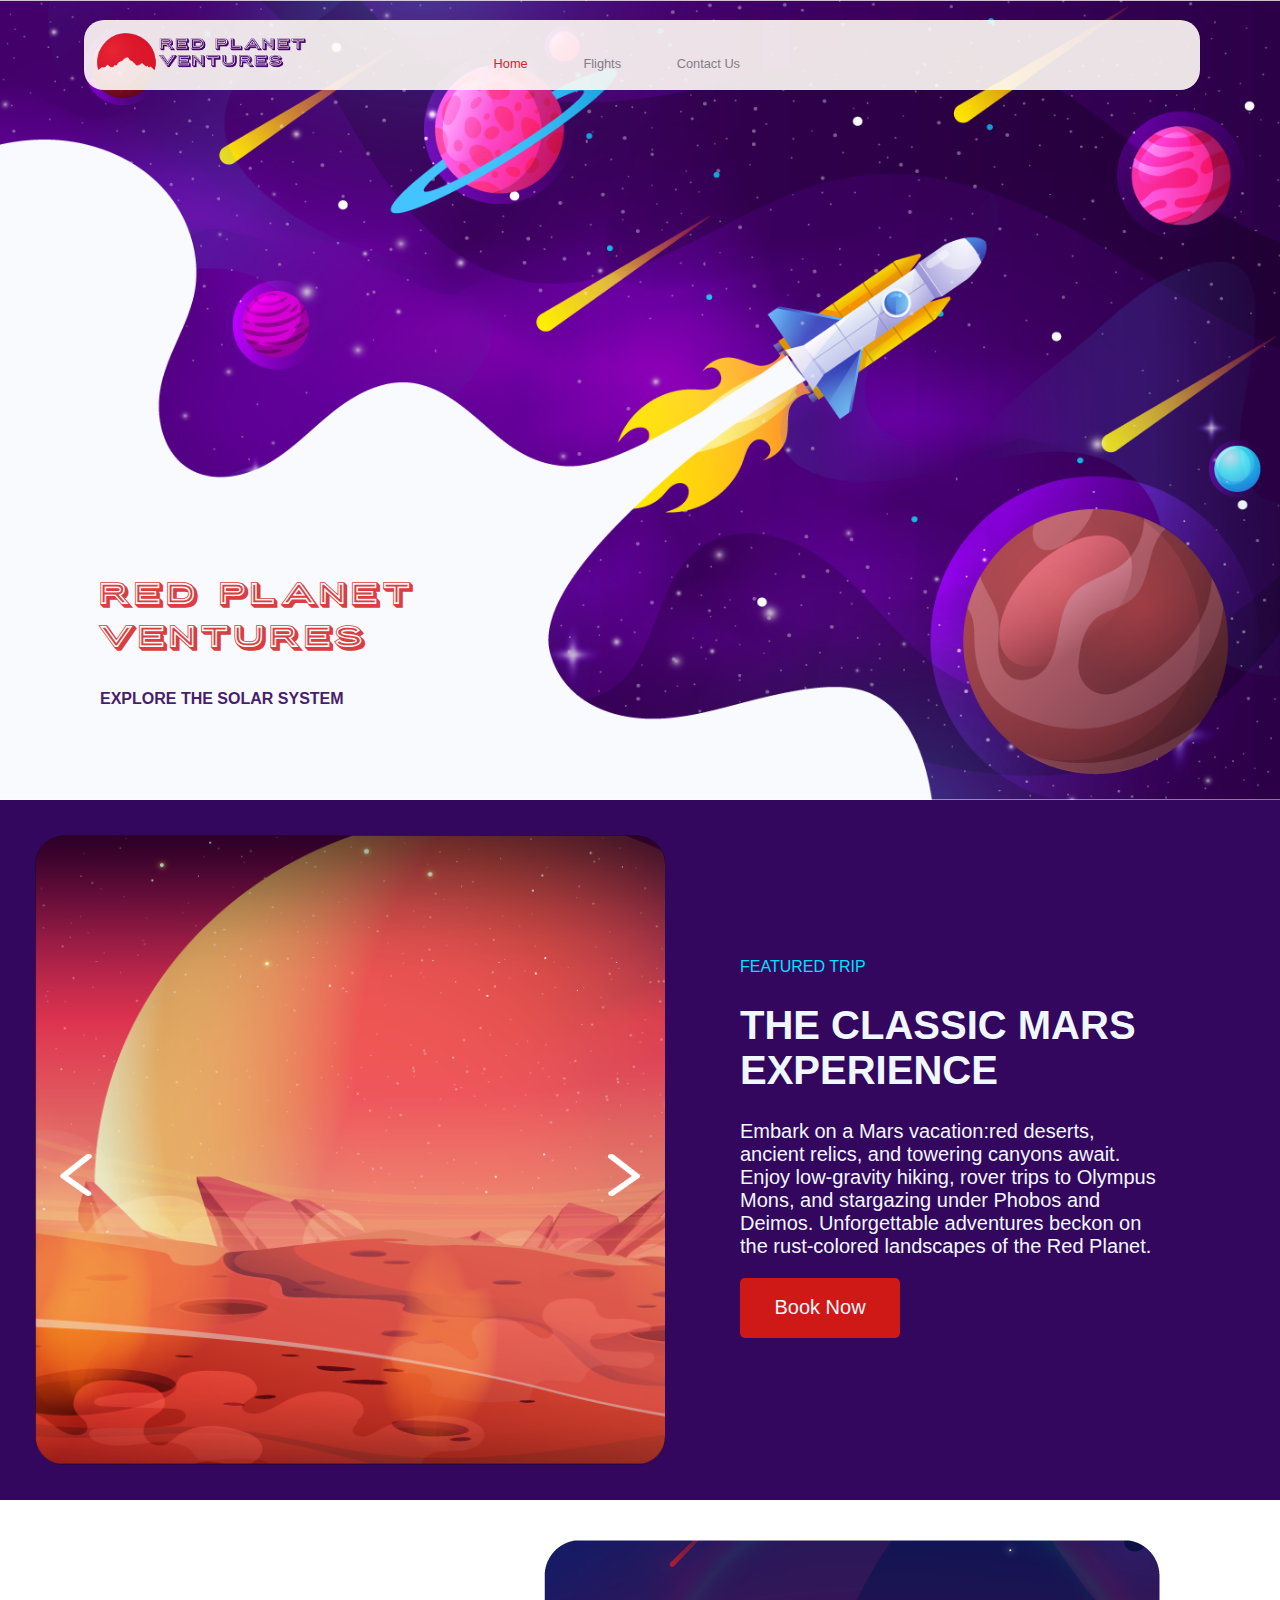
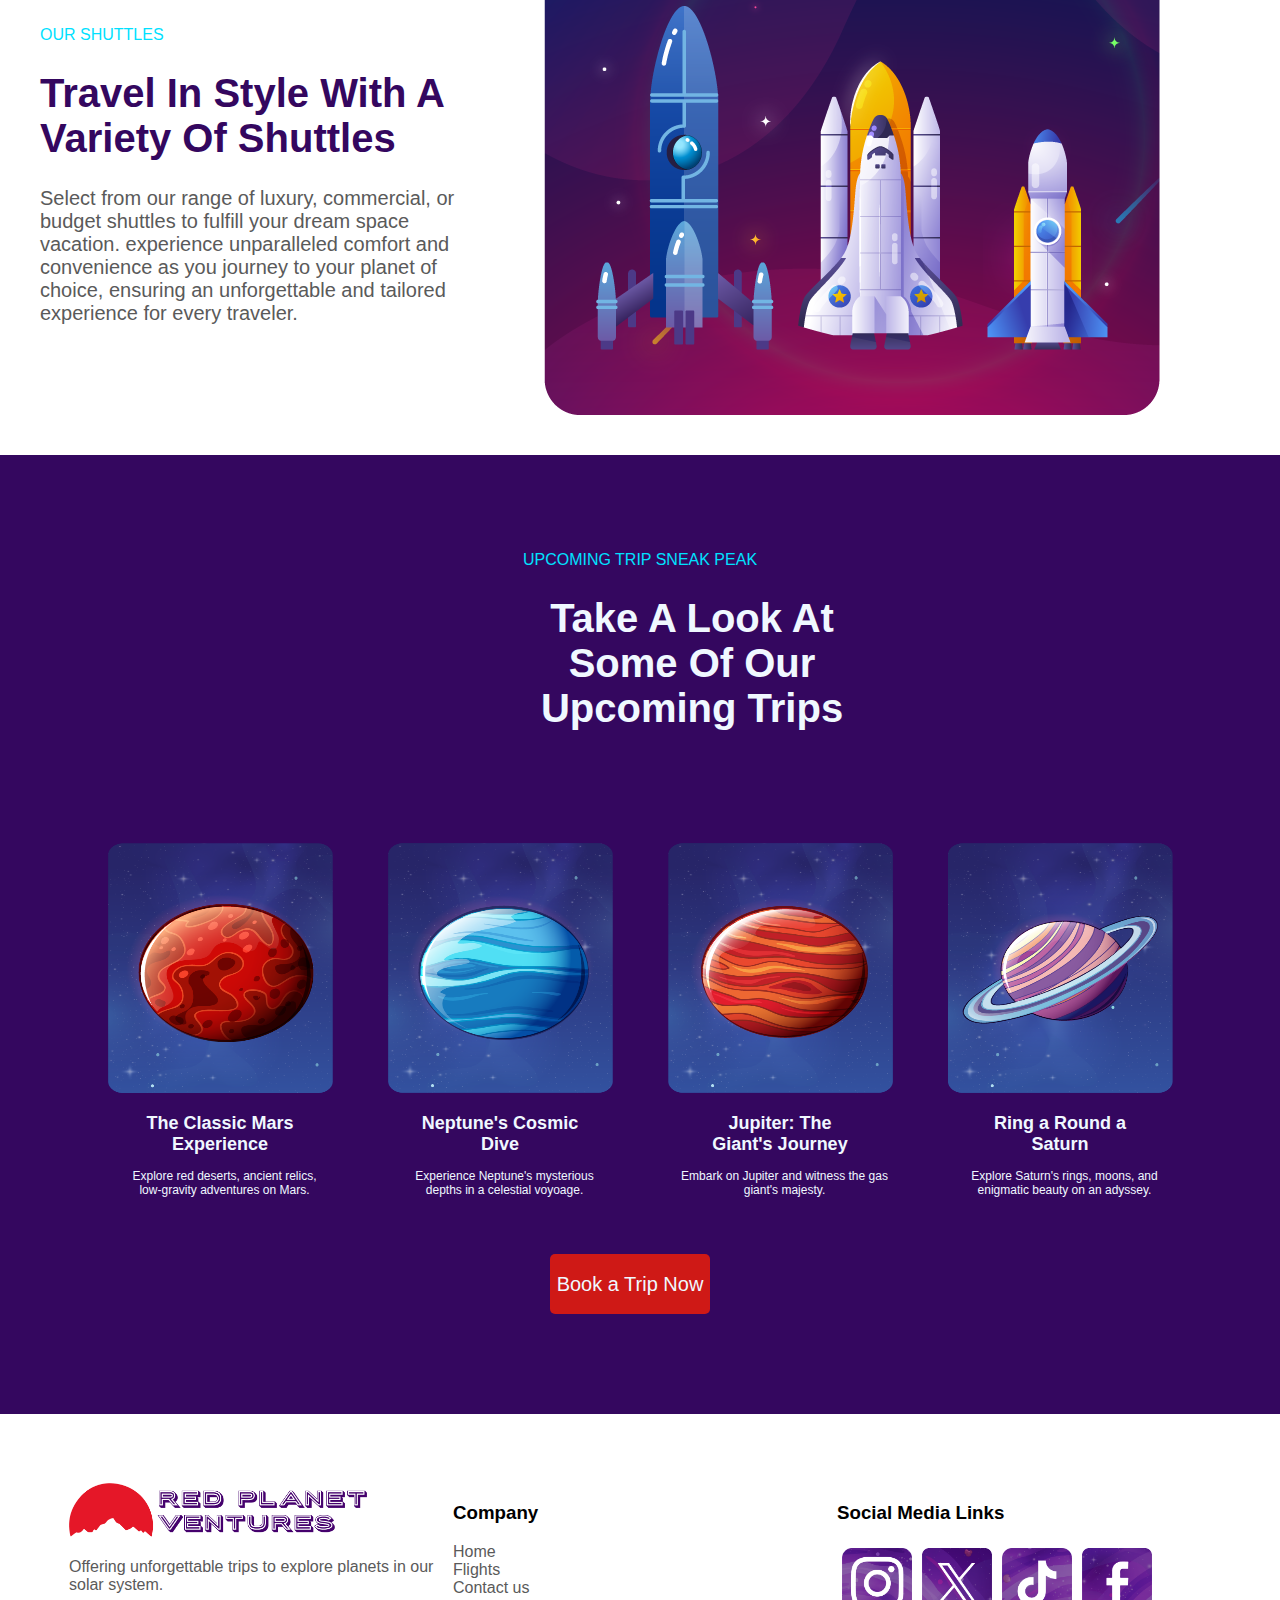
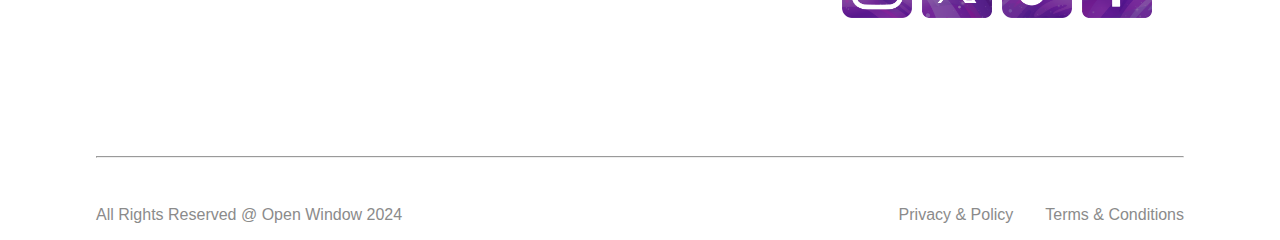
<file: index.html>
<!DOCTYPE html>
<html lang="en">

<head>
    <meta charset="UTF-8">
    <meta http-equiv="X-UA-Compatible" content="IE=edge">
    <meta name="viewport" content="width=device-width, initial-scale=1.0">
    <title>DV100_Term1_Task3</title>
    <meta name="keywords" content="Flights, red planet, redplanet ventures, mars, Travel in style, Neptune, Jupiter, saturn, uranus, moon, moonlight">
    <meta name="author" content="Juliette Guse, 241070">

  <link rel="stylesheet" href="css/main.css">

  <link rel="preconnect" href="https://fonts.googleapis.com">
        <link rel="preconnect" href="https://fonts.gstatic.com" crossorigin>
        <link href="https://fonts.googleapis.com/css2?family=Roboto:ital,wght@0,100;0,300;0,400;0,500;0,700;0,900;1,100;1,300;1,400;1,500;1,700;1,900&family=Sacramento&display=swap" rel="stylesheet"> 

</head>

<body>

    <nav>
    <div class="NavImg">
        <div class="topNav">
            <a href="index.html"><img src="assets/images/logo.png" width="20%"></a>

            <div class="topNavCenter">
                <a class="active" href="index.html">Home</a>
                <a href="pages/flights.html">Flights</a>
                <a href="pages/contact.html">Contact Us</a>
            </div>
        
            <div class="NavLeftBottomText">
                <p class="bigRedText">Red Planet<br>
                     Ventures</p>
                <p class="bigPurpleText">Explore the solar system</p>
            </div>
        </div>
    </div>
    </nav>

    <header>
        
    </header>

  

    <section class="flexContainer">
        <div class="imgImgOverlay">
            <img src="assets/images/marsSliderClipped1.png">
            <div class="centerLeft">
                <img src="assets/images/arrowLeftWhite.png">
            </div>
            <div class="centerRight">
                <img src="assets/images/arrowRightWhite.png">
            </div>
        </div>
        <div class="flex2">
            <p class="flex2Blue">featured trip</p>
            <h1 class="h1White">the classic mars experience</h1>
            <p class="flex2White">Embark on a Mars vacation:red deserts, ancient relics, and towering canyons await. Enjoy low-gravity hiking, rover trips to Olympus Mons, and stargazing under Phobos and Deimos. Unforgettable adventures beckon on the rust-colored landscapes of the Red Planet.</p>
            <p class="flex2Button">Book Now</p>
        </div>
    </section>

    <section class="flexContainer2">
        <div class="flex3">
            <p class="flex3Blue">our shuttles</p>
            <h1 class="h1Purple">Travel In Style With A Variety Of Shuttles</h1>
            <p class="flex3Grey">Select from our range of luxury, commercial, or budget shuttles to fulfill your dream space vacation. experience unparalleled comfort and convenience as you journey to your planet of choice, ensuring an unforgettable and tailored experience for every traveler.</p>
        </div>
        <img src="assets/images/spacSchuttles.png">
    </section>

    <section class="flexContainer3">

        <p class="flex4Blue">Upcoming trip sneak peak</p>
        <h1 class="flex4h1white">Take A Look At Some Of Our Upcoming Trips</h1>

        <div class="flex4">

            <div class="flexItem4">
                <img src="assets/images/flighhtMars.png">
                <h2 class="h2White">The Classic Mars Experience</h2>
                <p class="flex4White">Explore red deserts, ancient relics, low-gravity adventures on Mars.</p>
            </div>

            <div class="flexItem4">
                <img src="assets/images/flightNeptune.png">
                <h2 class="h2White">Neptune's Cosmic Dive</h2>
                <p class="flex4White">Experience Neptune's mysterious depths in a celestial voyoage.</p>
            </div>

            <div class="flexItem4">
                <img src="assets/images/flightJupiter.png">
                <h2 class="h2White">Jupiter: The Giant's Journey</h2>
                <p class="flex4White">Embark on Jupiter and witness the gas giant's majesty.</p>
            </div>

            <div class="flexItem4">
                <img src="assets/images/flightSaturn.png">
                <h2 class="h2White">Ring a Round a Saturn</h2>
                <p class="flex4White">Explore Saturn's rings, moons, and enigmatic beauty on an adyssey.</p>
            </div>

        </div>

            <div class="flexItem5">
                <p class="flex2Button">Book a Trip Now</p>
            </div> 

    </section>
    <section>
<div class="flexContainer4">
        <div class="flexItem6">
            
            <img src="assets/images/logo.png">
    
            <p class="flex3Grey">Offering unforgettable trips to explore planets in our solar system.</p>
        </div>

        <div class="flexItem6">
            <h3>Company</h3>
            <a href="index.html">Home</a><br>
            <a href="pages/flights.html">Flights</a><br>
            <a href="pages/contact.html">Contact us</a><br>
        </div>

        <div class="flexItem6">
            <h3 class="CenterItem6">Social Media Links</h3>
            <div class="flexImg7">
                <img src="assets/images/smInstagram.png">
                <img src="assets/images/smX.png">
                <img src="assets/images/smTicktock.png">
                <img src="assets/images/smFacebook.png">
            </div>
        </div>
    </div>
    </section>
    <footer>
        <hr>
        <p class="pLeft">All Rights Reserved @ Open Window 2024</p>
        <p class="pRight">Terms & Conditions</p>
        <p class="pRight">Privacy & Policy</p>
    </footer>

</body>

</html>
</file>
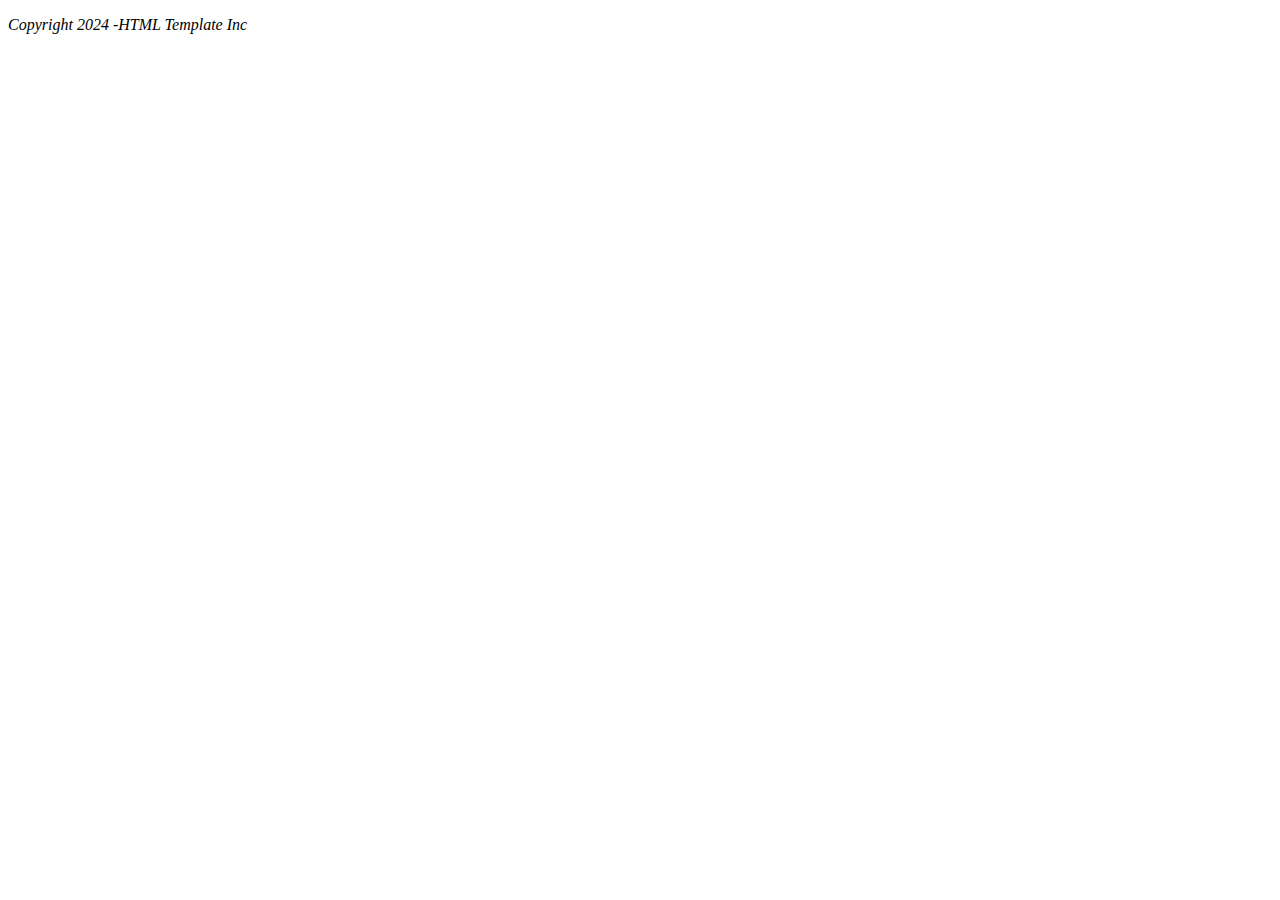
<file: pages/index.html>
<!DOCTYPE html>
<html lang="en">

<head>
    <meta charset="UTF-8">
    <meta http-equiv="X-UA-Compatible" content="IE=edge">
    <meta name="viewport" content="width=device-width, initial-scale=1.0">
    <title>HTML Template</title>
    <meta name="keywords" content="HTML, CSS, JavaScript, Bootstrap, Template">
    <meta name="author" content="Name, Surname, Student Number">

    <!-- link bootstrap and javascript here (in that order) 
         BootStrap Semester 2
         Javascript Term 2 -->

    <!-- link all Google Fonts to be used here
         Week 5-->

    <!-- link CSS here
         Week 3-->


</head>

<body>

    <nav>
        <!-- navigation / Menu-->
        <!-- easier to for screen readers for accessibility if it's not in the header-->
    </nav>

    <header class="lowOpacity">
        <!-- everything above the fold-->
    </header>

    <section id="greenSection">
        <!-- break content into sections for neatness, easier styling and better overall coding control-->
        <!-- name sections with id or class name-->
    </section>

    <footer>
        <p><i>Copyright 2024 -HTML Template Inc</i></p>
    </footer>

</body>

</html>
</file>
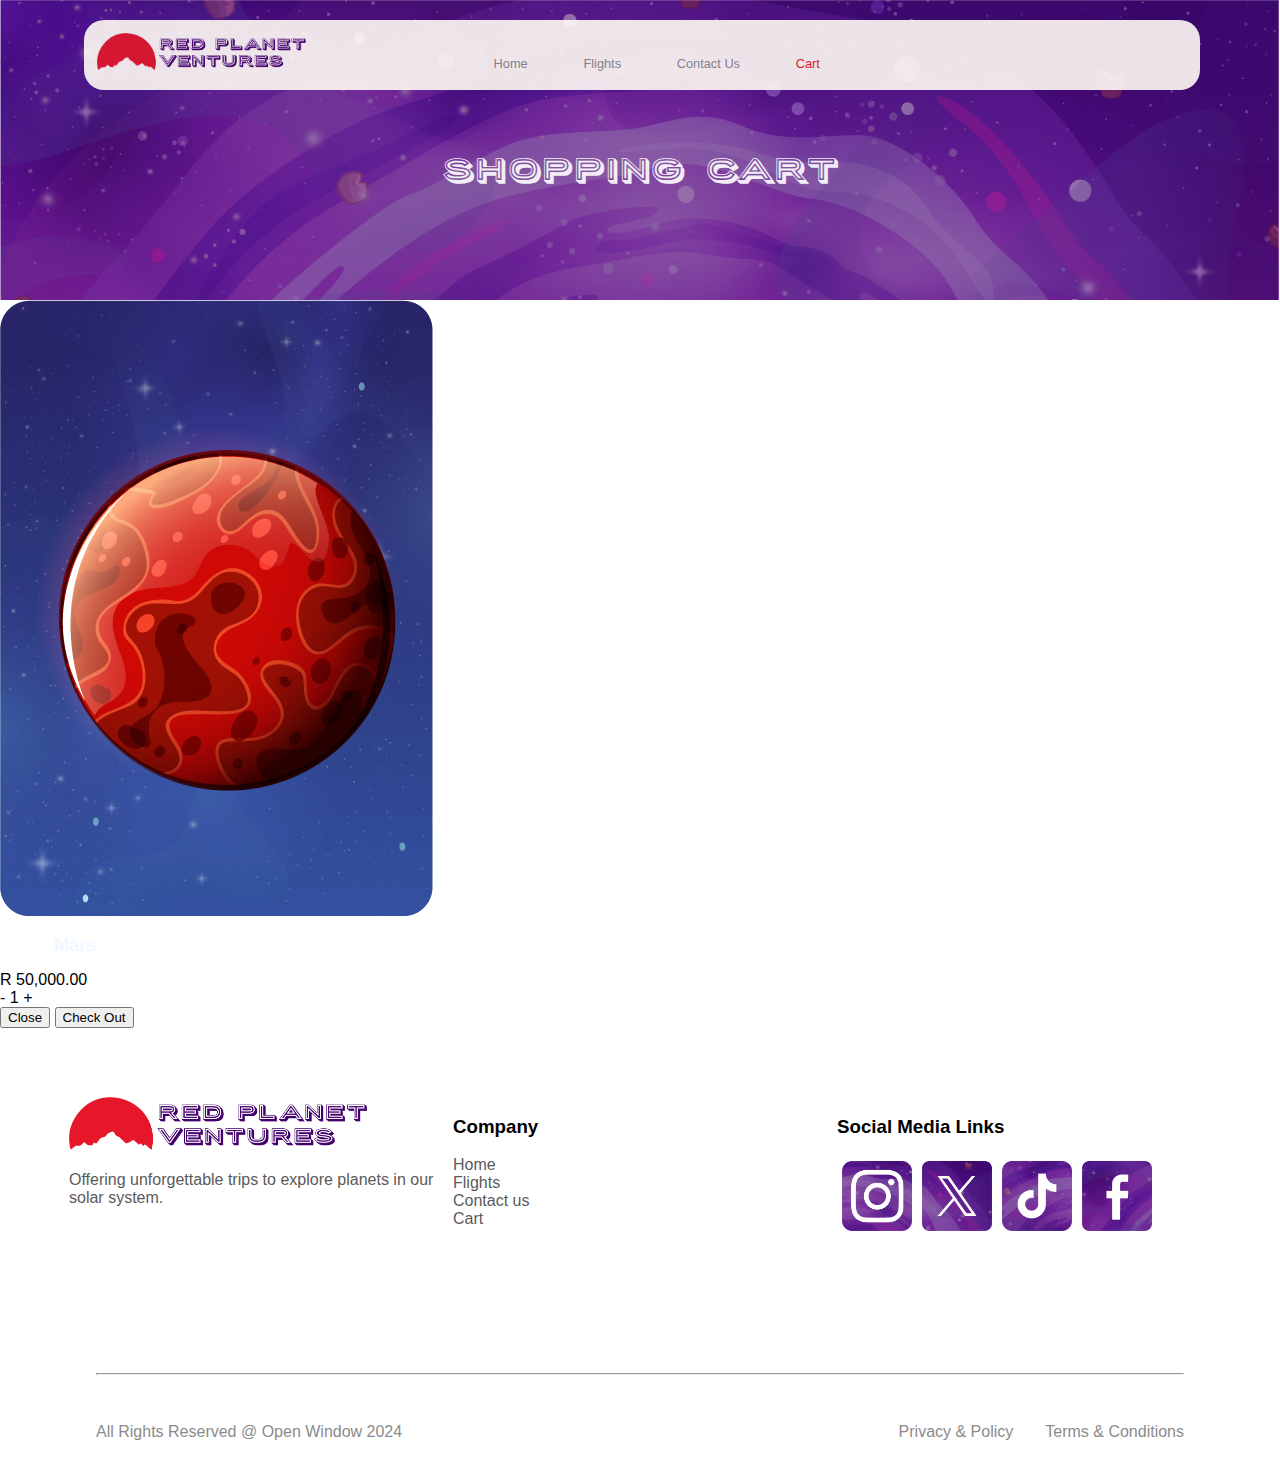
<file: pages/cart.html>
<!DOCTYPE html>
<html lang="en">

<head>
    <meta charset="UTF-8">
    <meta http-equiv="X-UA-Compatible" content="IE=edge">
    <meta name="viewport" content="width=device-width, initial-scale=1.0">
    <title>DV100_Term1_Task3</title>
    <meta name="keywords" content="Flights, red planet, redplanet ventures, mars, Travel in style, Neptune, Jupiter, saturn, uranus, moon, moonlight">
    <meta name="author" content="Juliette Guse, 241070">

    <link href="https://cdn.jsdelivr.net/npm/bootstrap@5.3.3/dist/css/bootstrap.min.css">
    <link rel="stylesheet" href="../css/main.css">
    
    <link rel="preconnect" href="https://fonts.googleapis.com">
        <link rel="preconnect" href="https://fonts.gstatic.com" crossorigin>
        <link href="https://fonts.googleapis.com/css2?family=Roboto:ital,wght@0,100;0,300;0,400;0,500;0,700;0,900;1,100;1,300;1,400;1,500;1,700;1,900&family=Sacramento&display=swap" rel="stylesheet"> 
        
  </head>
  
  <body>
  
      <nav>
        <div class="ContactNavImg">
          <div class="topNav">
              <a href="../index.html"><img src="../assets/images/logo.png"></a>
  
              <div class="topNavCenter">
                  <a href="../index.html">Home</a>
                  <a href="../pages/flights.html">Flights</a>
                  <a href="../pages/contact.html">Contact Us</a>
                  <a class="active" href="../pages/cart.html">Cart</a>
              </div>
              <div class="NavCenterText">
                <p class="bigWhiteText">Shopping Cart</p>
              </div>
          </div>
        </div>
      </nav>

      <header >
        
      </header>

    <div class="Cart">
      <div class="cartList">
        <div class="flight">
            <div class="img">
                <img src="../assets/images/flighhtMars.png">
            </div>
            <div class="name">
                <h2 class="h2White">Mars</h2>
            </div>
            <div class="flightPrice">
                R 50,000.00
            </div>
            <div class="amount">
                <span class="minus">-</span>
                <span>1</span>
                <span class="plus">+</span>
            </div>
        </div>
      </div>

      <div class="btn">
        <button class="close">Close</button>
        <button class="checkout"> Check Out</button>
      </div>
    </div>
     










      <section>
        <div class="flexContainer4">
                <div class="flexItem6">
                    
                    <img src="../assets/images/logo.png">
            
                    <p class="flex3Grey">Offering unforgettable trips to explore planets in our solar system.</p>
                </div>
        
                <div class="flexItem6">
                    <h3>Company</h3>
                    <a href="../index.html">Home</a><br>
                    <a href="../pages/flights.html">Flights</a><br>
                    <a href="../pages/contact.html">Contact us</a><br>
                    <a href="../pages/cart.html">Cart</a>
                </div>
        
                <div class="flexItem6">
                    <h3>Social Media Links</h3>
                    <div class="flexImg7">
                        <a href="https://www.instagram.com/openwindowinstitute/?hl=en"><img src="../assets/images/smInstagram.png"></a>
                        <a href="https://twitter.com/open_window_?ref_src=twsrc%5Egoogle%7Ctwcamp%5Eserp%7Ctwgr%5Eauthor"><img src="../assets/images/smX.png"></a>
                        <a href="https://www.tiktok.com/@open_window_"><img src="../assets/images/smTicktock.png"></a>
                        <a href="https://www.facebook.com/theopenwindow/"><img src="../assets/images/smFacebook.png"></a>
                    </div>
                </div>
            </div>
    </section>

    

        <footer>
            <hr>
                <p class="pLeft">All Rights Reserved @ Open Window 2024</p>
                <p class="pRight">Terms & Conditions</p>
                <p class="pRight">Privacy & Policy</p>
        </footer>



  </body>

</html>
</file>
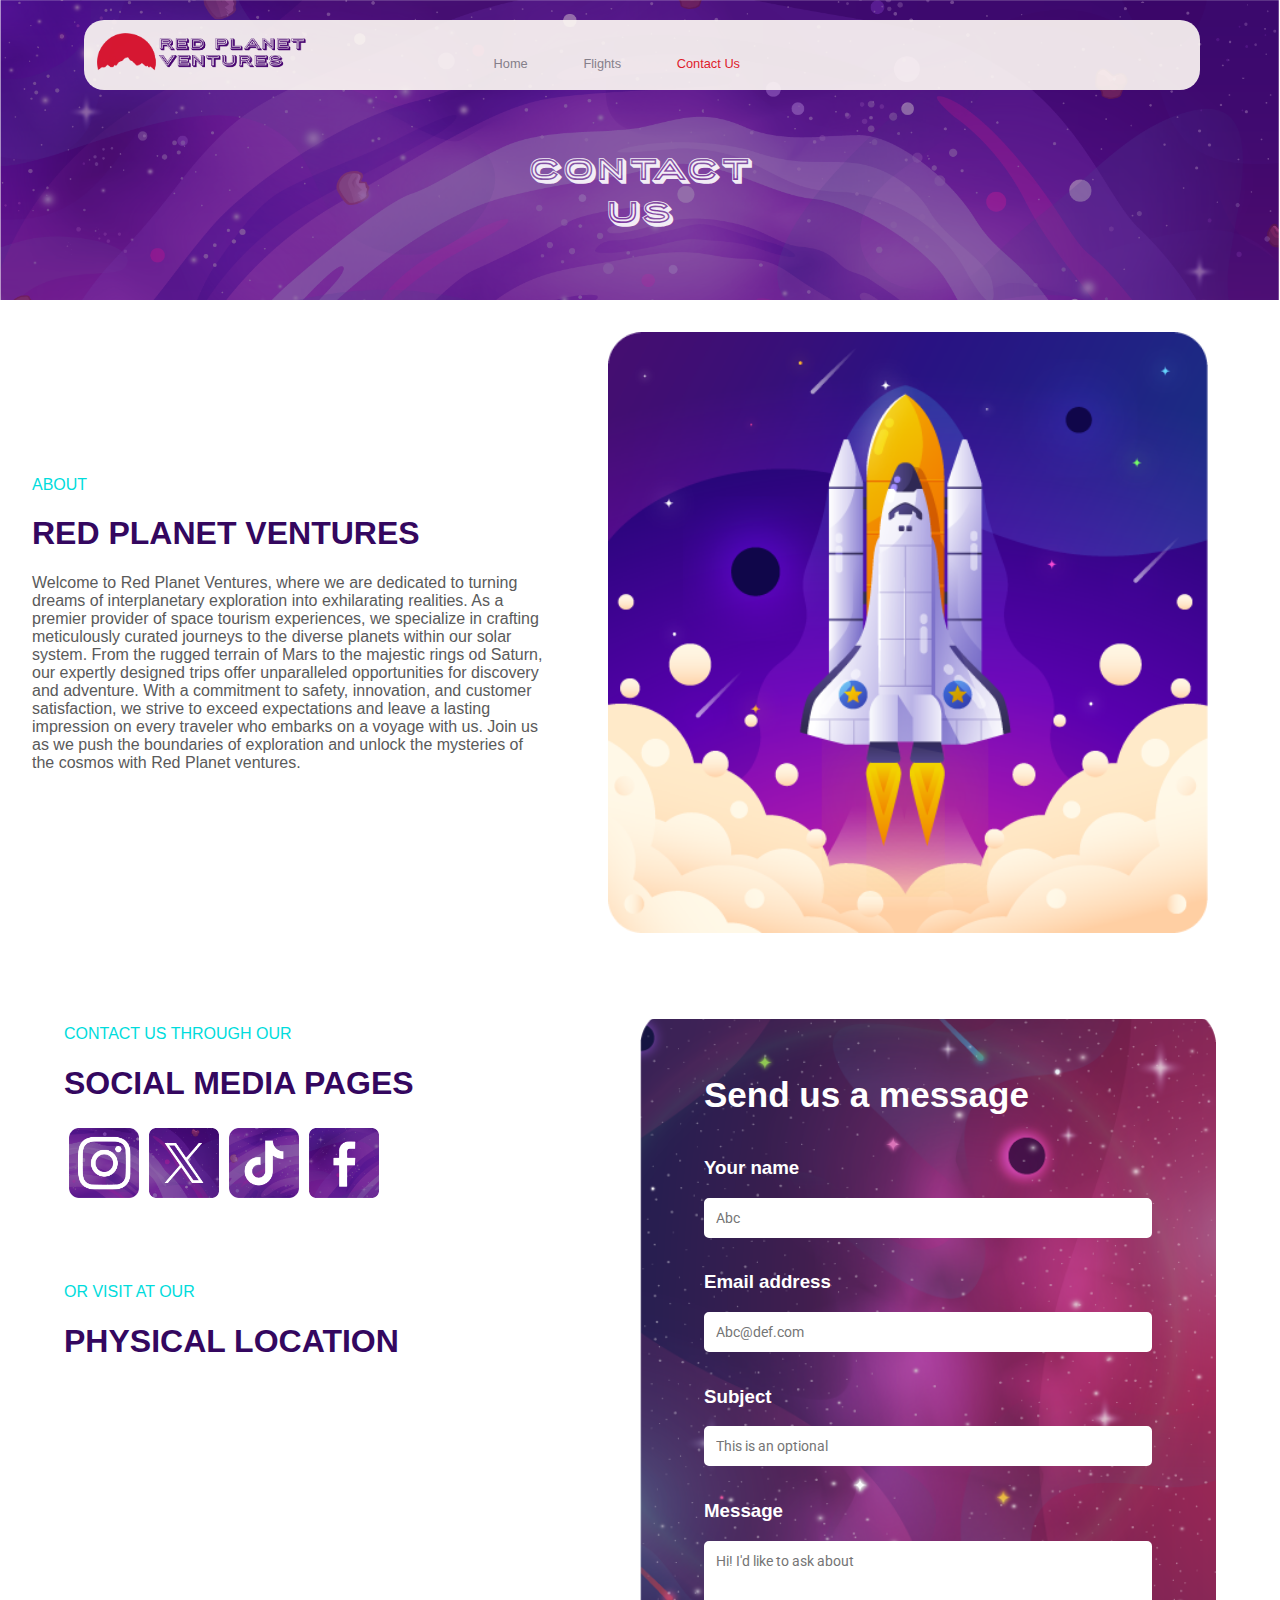
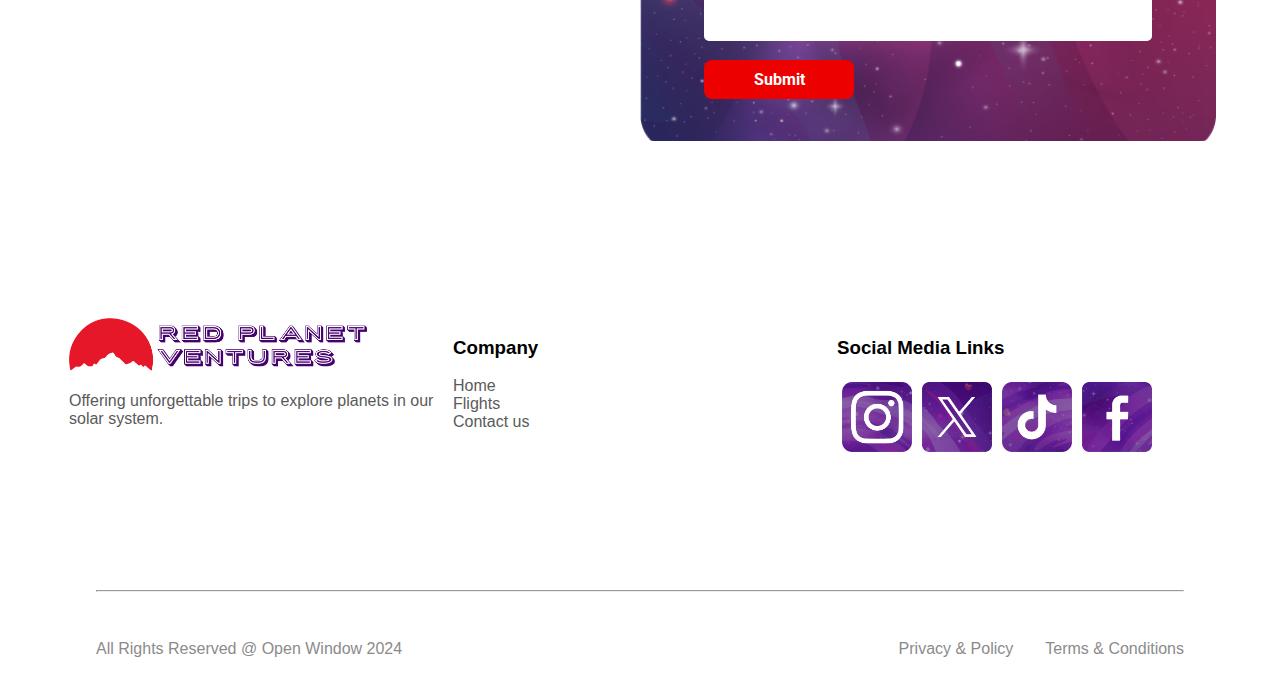
<file: pages/contact.html>
<!DOCTYPE html>
<html lang="en">

<head>
    <meta charset="UTF-8">
    <meta http-equiv="X-UA-Compatible" content="IE=edge">
    <meta name="viewport" content="width=device-width, initial-scale=1.0">
    <title>DV100_Term1_Task3</title>
    <meta name="keywords" content="Flights, red planet, redplanet ventures, mars, Travel in style, Neptune, Jupiter, saturn, uranus, moon, moonlight">
    <meta name="author" content="Juliette Guse, 241070">

    <link rel="stylesheet" href="../css/main.css">
    
    <link rel="preconnect" href="https://fonts.googleapis.com">
        <link rel="preconnect" href="https://fonts.gstatic.com" crossorigin>
        <link href="https://fonts.googleapis.com/css2?family=Roboto:ital,wght@0,100;0,300;0,400;0,500;0,700;0,900;1,100;1,300;1,400;1,500;1,700;1,900&family=Sacramento&display=swap" rel="stylesheet"> 
        
  </head>
  
  <body>
  
      <nav>
        <div class="ContactNavImg">
          <div class="topNav">
              <a href="../index.html"><img src="../assets/images/logo.png"></a>
  
              <div class="topNavCenter">
                  <a href="../index.html">Home</a>
                  <a href="../pages/flights.html">Flights</a>
                  <a class="active" href="../pages/contact.html">Contact Us</a>
              </div>
              <div class="NavCenterText">
                <p class="bigWhiteText">Contact<br>
                     Us</p>
              </div>
          </div>
        </div>
      </nav>

    <header >
    
    </header>
 <section class="top">
    <div class="flexContainer5">
        <p class="cBlue">About</p>
        <h1 class="cPurple">Red planet ventures</h1>
        <p class="cGrey">Welcome to Red Planet Ventures, where we are dedicated to turning dreams of interplanetary exploration into exhilarating realities. As a premier provider of space tourism experiences, we specialize in crafting meticulously curated journeys to the diverse planets within our solar system. From the rugged terrain of Mars to the majestic rings od Saturn, our expertly designed trips offer unparalleled opportunities for discovery and adventure. With a commitment to safety, innovation, and customer satisfaction, we strive to exceed expectations and leave a lasting impression on every traveler who embarks on a voyage with us. Join us as we push the boundaries of exploration and unlock the mysteries of the cosmos with Red Planet ventures.</p>       
    </div>

    <div class="flex5">
        <img src="../assets/images/contactImage.png">
    </div>
</section>


<section class="flex">
<div class="left">
    <div class="flex6leftTop">
        <p class="cBlue">Contact us through our</p>
        <h1 class="cPurple">social media pages</h1>
        <div class="flexImg7">
            <img src="../assets/images/smInstagram.png">
            <img src="../assets/images/smX.png">
            <img src="../assets/images/smTicktock.png">
            <img src="../assets/images/smFacebook.png">
        </div>
    </div>

    <div class="flex6Left">
        <p class="cBlue">Or visit at our</p>
        <h1 class="cPurple">physical location</h1>
        <iframe src="https://www.google.com/maps/embed?pb=!1m18!1m12!1m3!1d3589.321208720929!2d28.2095316!3d-25.891809199999994!2m3!1f0!2f0!3f0!3m2!1i1024!2i768!4f13.1!3m3!1m2!1s0x1e956608911ce097%3A0x519896b4b6eda40a!2sOpen%20Window%20-%20Centurion!5e0!3m2!1sen!2sza!4v1710172424240!5m2!1sen!2sza" width="800" height="600" style="border:0;" allowfullscreen="" loading="lazy" referrerpolicy="no-referrer-when-downgrade"></iframe>
    </div>
</div>

<div class="right">
    <div class="flex6Right">
        
            <div class="flexRight">       
                <form id="contact">
                    <h1>Send us a message</h1>
    
                    <fieldset>
                        <h3 class="h3White">Your name</h3>
                        <input placeholder="Abc" type="text" tabindex="1" required>
                    </fieldset>
                    
                    <fieldset>
                        <h3 class="h3White">Email address</h3>
                        <input placeholder="Abc@def.com" type="email" tabindex="2" required>
                    </fieldset>

                    <fieldset>
                        <h3 class="h3White">Subject</h3>
                        <input placeholder="This is an optional" type="text" tabindex="3" >
                    </fieldset>
                    
                    <fieldset>
                        <h3 class="h3White">Message</h3>
                        <textarea placeholder="Hi! I'd like to ask about" tabindex="4" required></textarea>
                    </fieldset>
                    <fieldset>
                        <button name="Submit" type="submit" id="submitContactForm">Submit</button>
                    </fieldset>
                </form>

            </div>
    </div>
</div>
</section>

    <section>
        <div class="flexContainer4">
                <div class="flexItem6">
                    
                    <img src="../assets/images/logo.png">
            
                    <p class="flex3Grey">Offering unforgettable trips to explore planets in our solar system.</p>
                </div>
        
                <div class="flexItem6">
                    <h3>Company</h3>
                    <a href="../index.html">Home</a><br>
                    <a href="../pages/flights.html">Flights</a><br>
                    <a href="../pages/contact.html">Contact us</a><br>
                </div>
        
                <div class="flexItem6">
                    <h3>Social Media Links</h3>
                    <div class="flexImg7">
                        <img src="../assets/images/smInstagram.png">
                        <img src="../assets/images/smX.png">
                        <img src="../assets/images/smTicktock.png">
                        <img src="../assets/images/smFacebook.png">
                    </div>
                </div>
            </div>
    </section>
            <footer>
                <hr>
                <p class="pLeft">All Rights Reserved @ Open Window 2024</p>
                <p class="pRight">Terms & Conditions</p>
                <p class="pRight">Privacy & Policy</p>
            </footer>


</body>

</html>
</file>
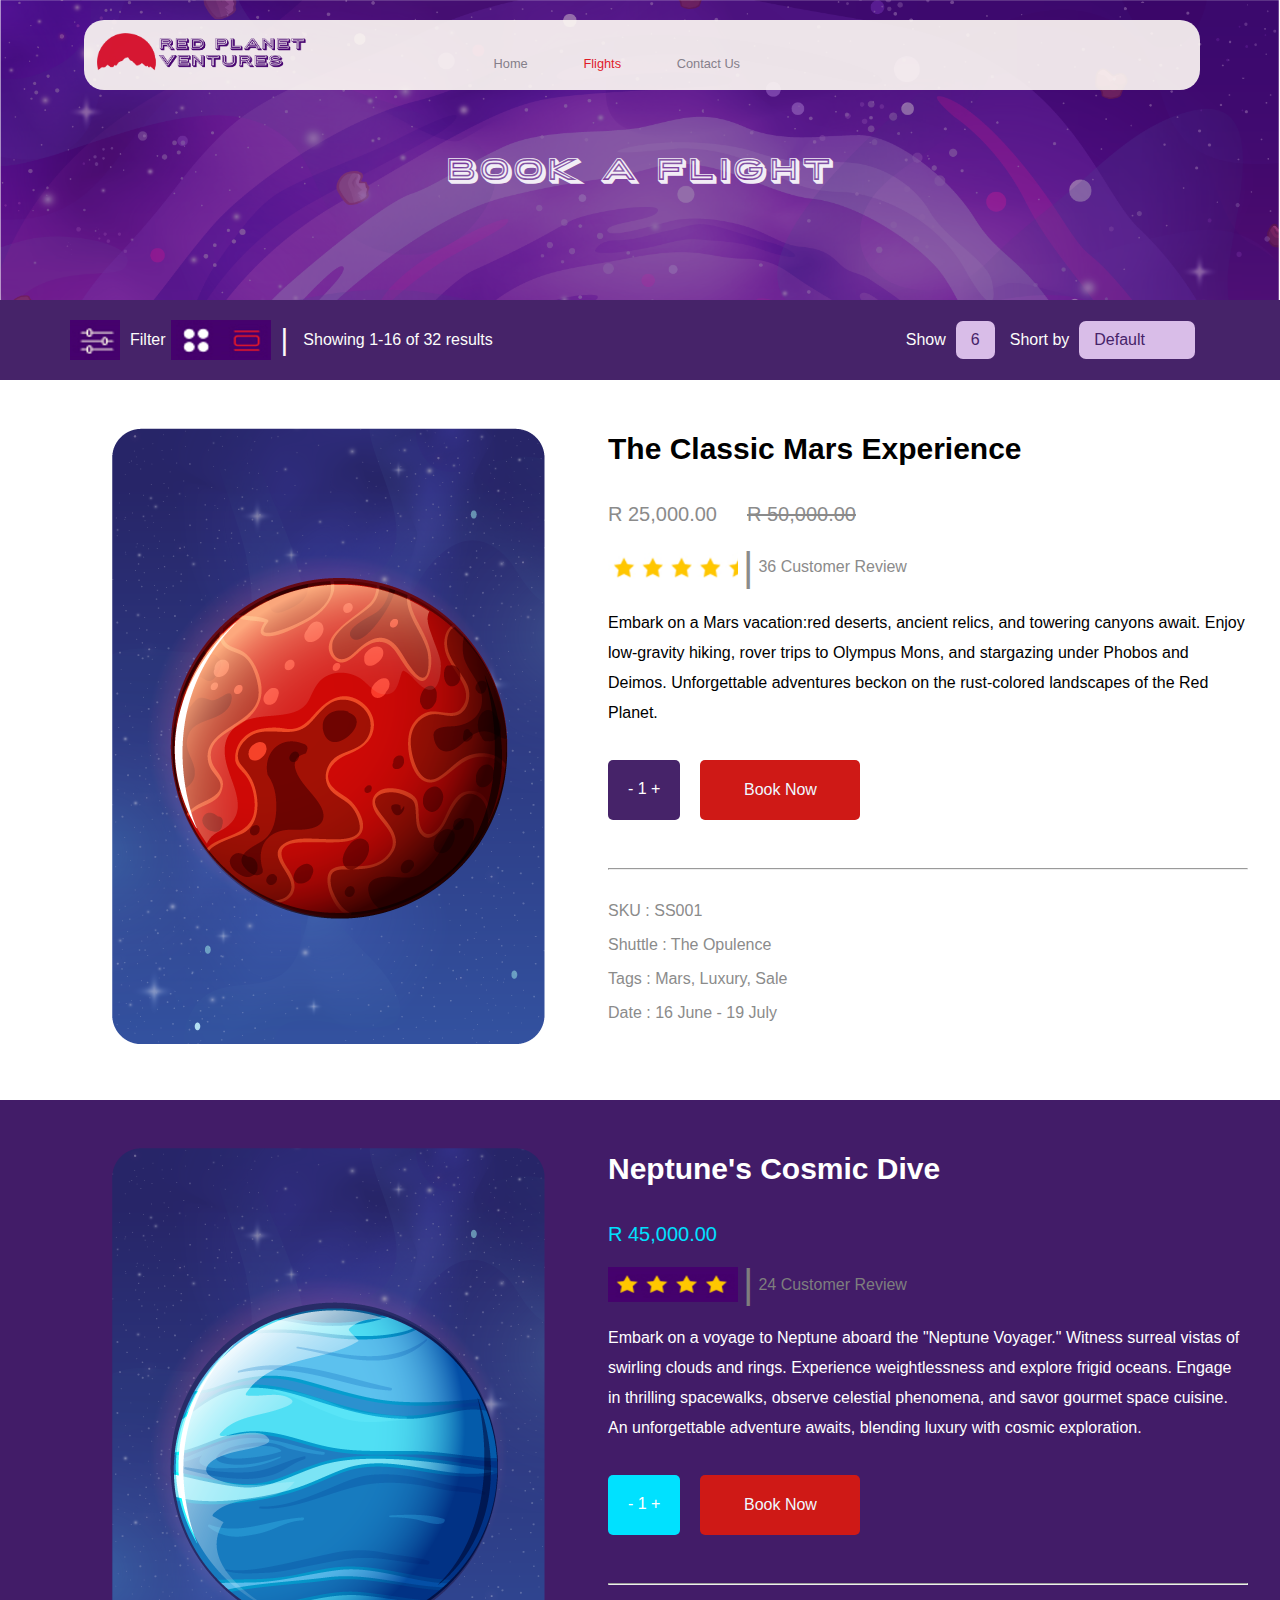
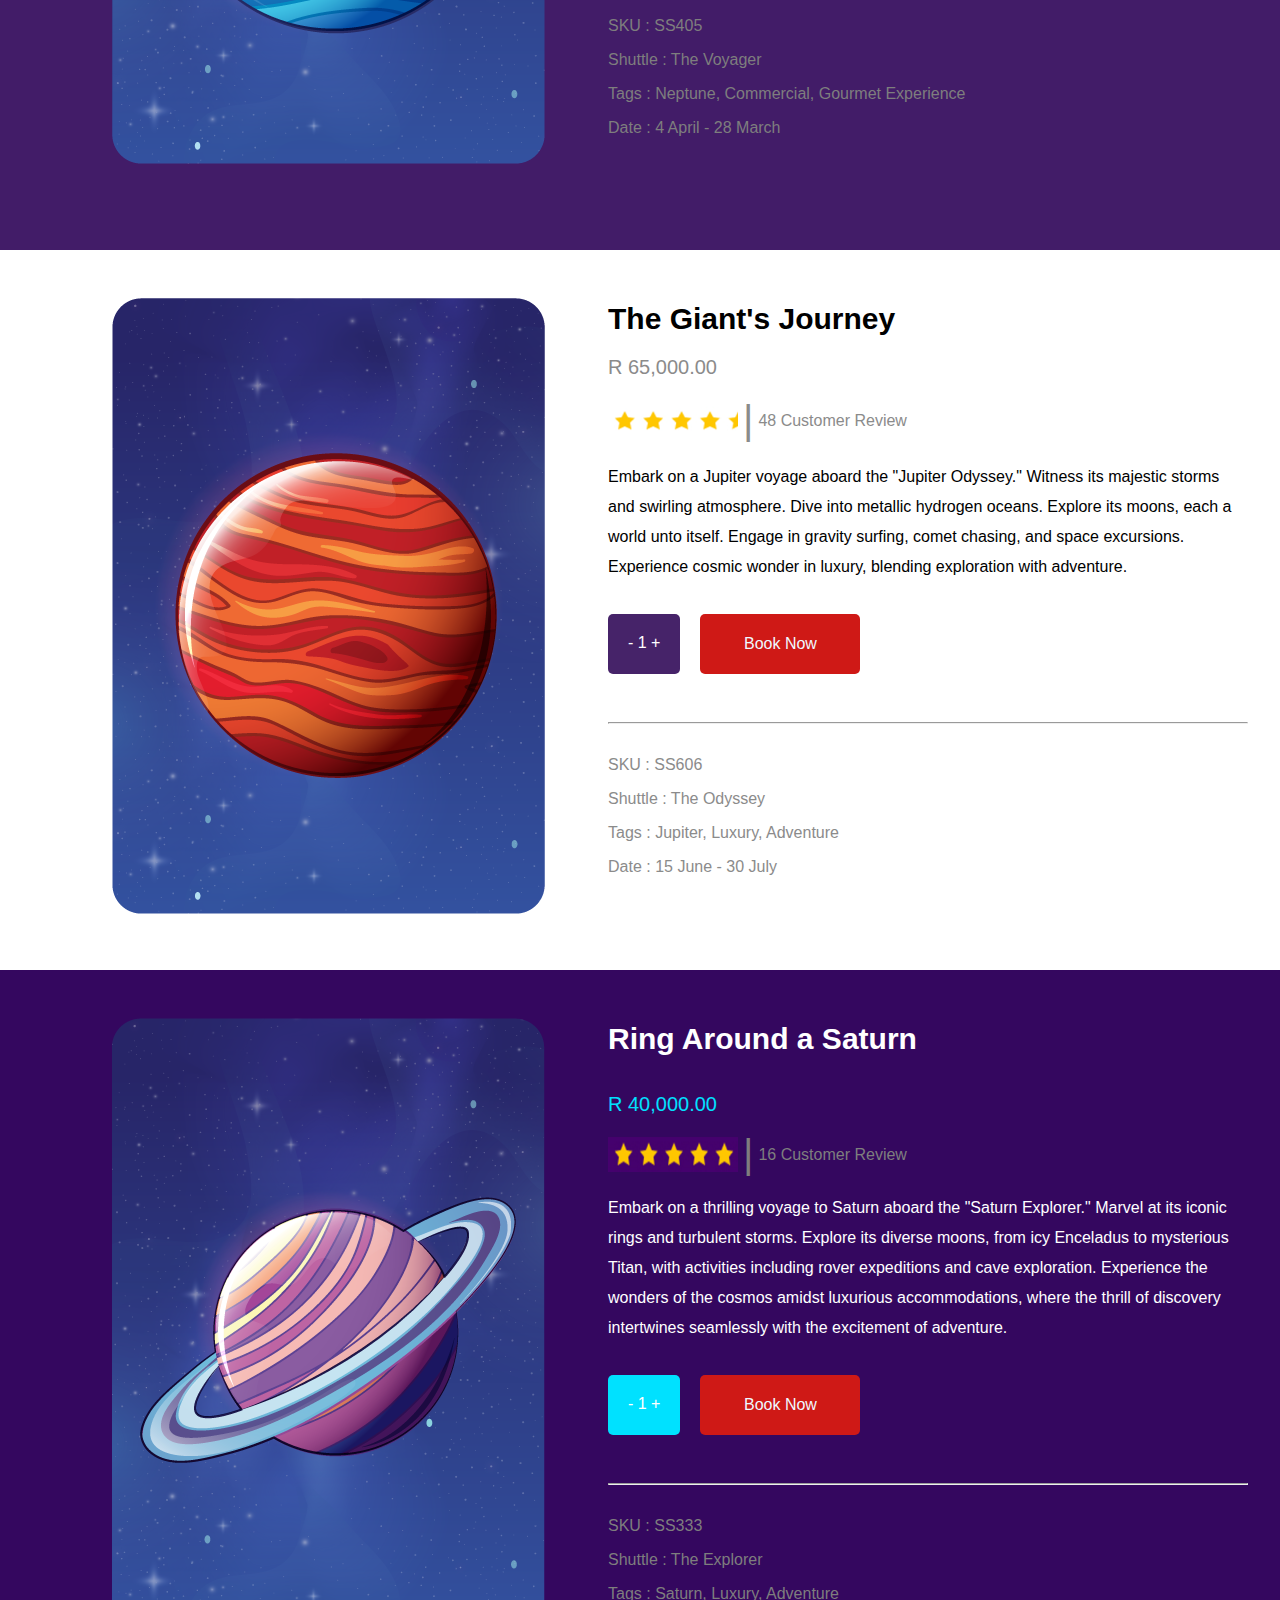
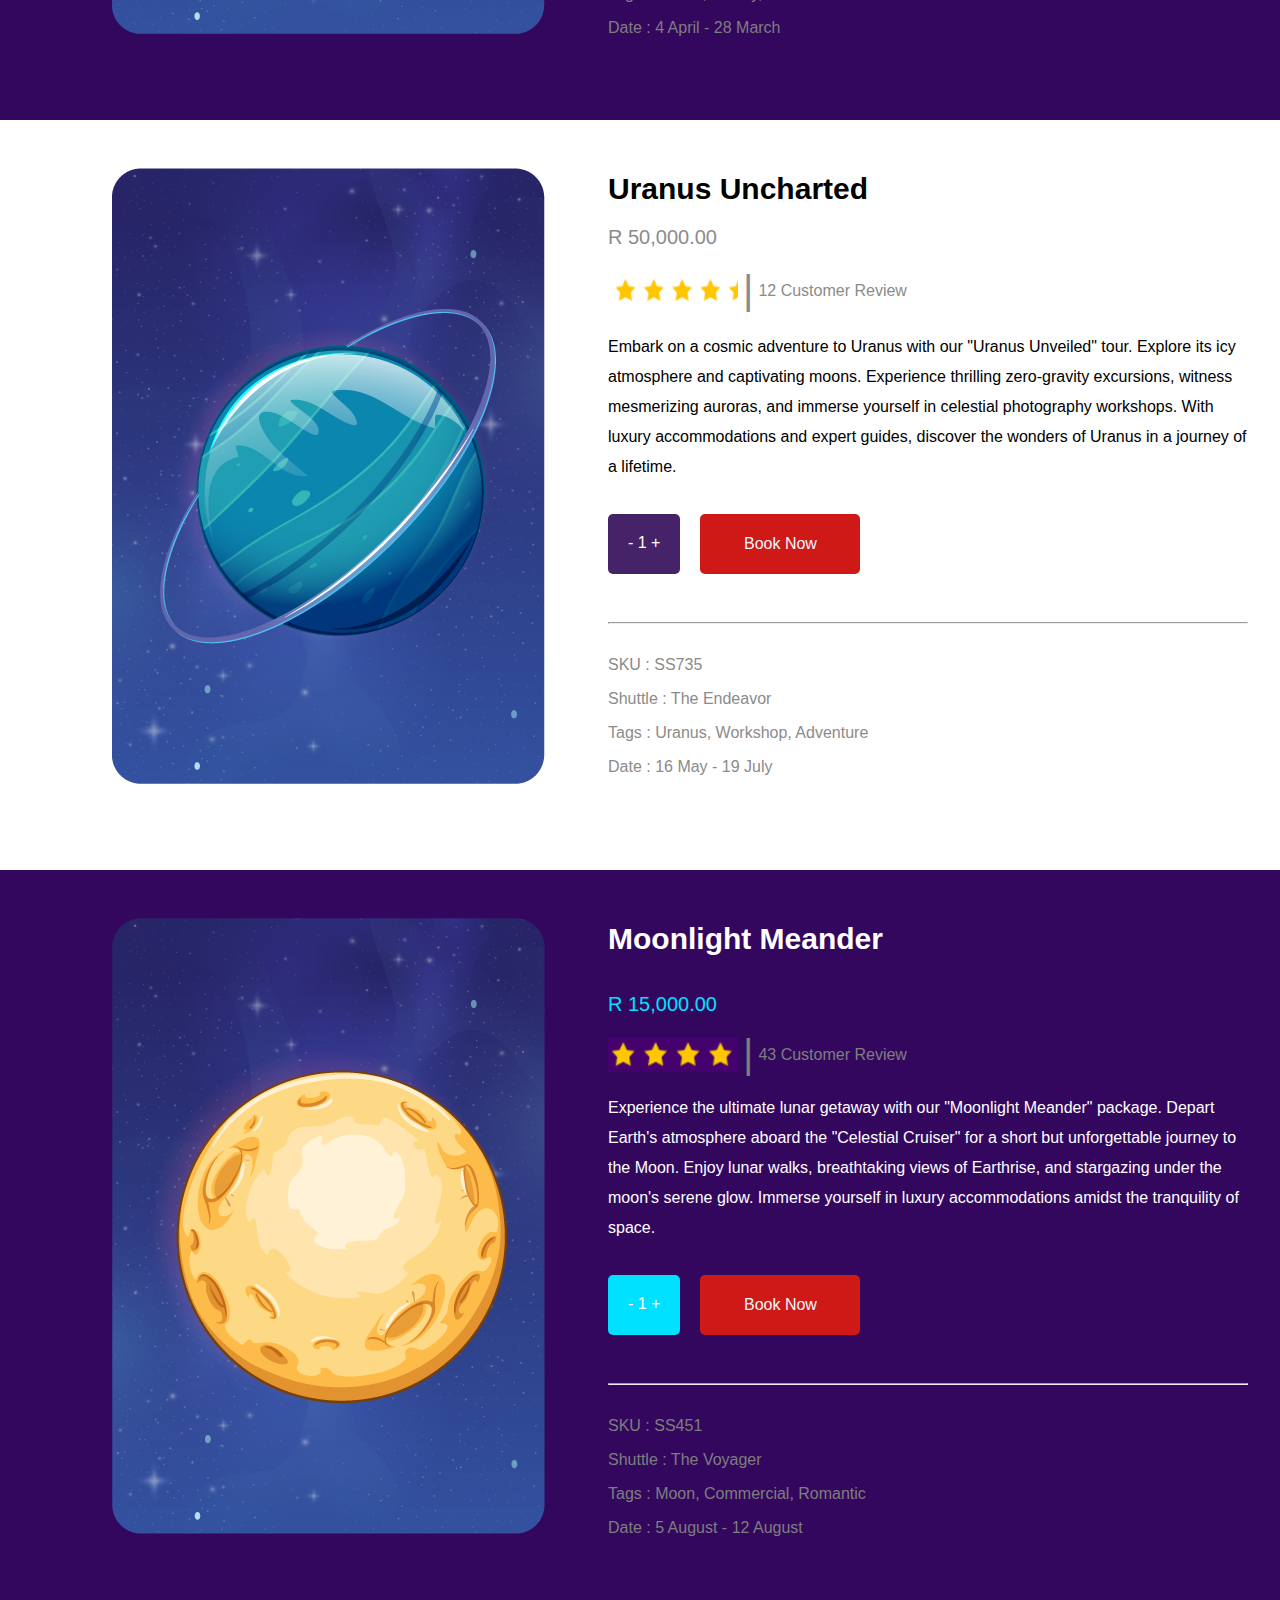
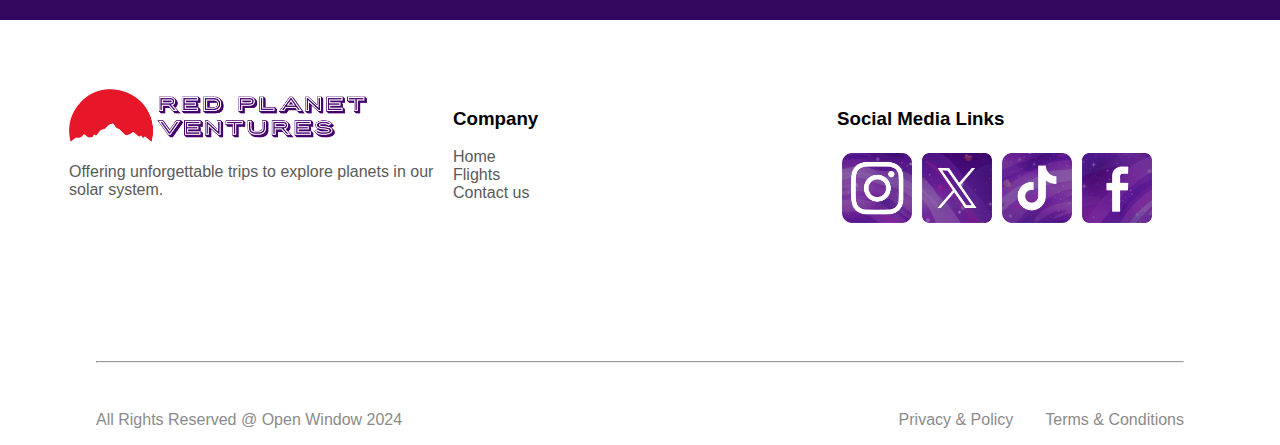
<file: pages/flights.html>
<!DOCTYPE html>
<html lang="en">

<head>
    <meta charset="UTF-8">
    <meta http-equiv="X-UA-Compatible" content="IE=edge">
    <meta name="viewport" content="width=device-width, initial-scale=1.0">
    <title>DV100_Term1_Task3</title>
    <meta name="keywords" content="Flights, red planet, redplanet ventures, mars, Travel in style, Neptune, Jupiter, saturn, uranus, moon, moonlight">
    <meta name="author" content="Juliette Guse, 241070">

    <link rel="stylesheet" href="../css/main.css">
  
    <link rel="preconnect" href="https://fonts.googleapis.com">
    <link rel="preconnect" href="https://fonts.gstatic.com" crossorigin>
    <link href="https://fonts.googleapis.com/css2?family=Roboto:ital,wght@0,100;0,300;0,400;0,500;0,700;0,900;1,100;1,300;1,400;1,500;1,700;1,900&family=Sacramento&display=swap" rel="stylesheet"> 

  </head>
  
  <body>
  
    <nav>
        <div class="ContactNavImg">
          <div class="topNav">
              <a href="../index.html"><img src="../assets/images/logo.png"></a>
  
              <div class="topNavCenter">
                  <a href="../index.html">Home</a>
                  <a class="active" href="../pages/flights.html">Flights</a>
                  <a href="../pages/contact.html">Contact Us</a>
              </div>
              <div class="NavCenterText">
                <p class="bigWhiteText">Book a Flight</p>
              </div>
          </div>
        </div>
      </nav>

    <header>
    
    </header>

    <section>
        <div class="filterBarLeft">
          <img src="../assets/images/filter.png">
          <h2 class="h2White2">Filter</h2>
          <img src="../assets/images/dotSquare.png">
          <img src="../assets/images/redSquare.png">
          <h2 class="h2White22">|</h2>
          <h2 class="h2White2">Showing 1-16 of 32 results</h2>
        </div>

        <div class="filterBarRight">
          <h2 class="h2White2">Show</h2>
          <h2 class="purpleBack">6</h2>
          <h2 class="h2White2">Short by</h2>
          <h2 class="purpleBack2">Default</h2>
        </div>
    </section>

  
    <section class="flexContainer9">
        <div class="imgLeft">
            <img src="../assets/images/flighhtMars.png">
        </div>
      
        <div class="flexText">
            <h1 class="h1Black">The Classic Mars Experience</h1>
            
            <div class="price">
             <h2 class="lightGrey">R 25,000.00</h2><h2 class="lightGreyLine">   R 50,000.00</h2>
            </div>

            <div class="rating">
              <img src="../assets/images/star1.png">
              <p class="lightGreyVerticalLine">|</p>
              <p class="lightGreyR">36 Customer Review</p>
            </div>
              <p class="flightBlack">Embark on a Mars vacation:red deserts, ancient relics, and towering canyons await. Enjoy low-gravity hiking, rover trips to Olympus Mons, and stargazing under Phobos and Deimos. Unforgettable adventures beckon on the rust-colored landscapes of the Red Planet.</p>
            <div class="button">
              <p class="flex2ButtonPurple">-  1  +</p>
            <p class="flex2Button">Book Now</p>
            </div>
            <hr>
            <div class="lightGreyMedium">
              <p>SKU       : SS001</p>
              <p>Shuttle   : The Opulence</p>
              <p>Tags      : Mars, Luxury, Sale</p>
              <p>Date      : 16 June - 19 July</p>
            </div>
        </div>
  </section>

  <section class="flexContainer10">
    <div class="imgLeft2">
      <img src="../assets/images/flightNeptune.png">
    </div>

    <div class="flextext2">

      <h1 class="h1White2">Neptune's Cosmic Dive</h1>

      <div class="price2">
        <h2 class="Blue2">R 45,000.00</h2>
      </div>

      <div class="rating2">
        <img src="../assets/images/star2.png">
        <p class="darkGreyVerticalLine">|</p>
        <p class="darkGreyR">24 Customer Review</p>
      </div>

      <p class="flightWhite">
        Embark on a voyage to Neptune aboard the "Neptune Voyager." Witness surreal vistas of swirling clouds and rings. Experience weightlessness and explore frigid oceans. Engage in thrilling spacewalks, observe celestial phenomena, and savor gourmet space cuisine. An unforgettable adventure awaits, blending luxury with cosmic exploration.</p>

      <div class="button2">
        <p class="flex2ButtonBlue">-  1  +</p>
      <p class="flex2Button">Book Now</p>
      </div>
      <hr>

      <div class="darkGreyMedium">
              <p>SKU       : SS405</p>
              <p>Shuttle   : The Voyager</p>
              <p>Tags      : Neptune, Commercial, Gourmet Experience</p>
              <p>Date      : 4 April - 28 March</p>
      </div>
    </div>

  </section>

  <section class="flexContaine11">
    <div class="imgLeft">
        <img src="../assets/images/flightJupiter.png">
    </div>
  
    <div class="flextext3">
        <h1 class="h1Black">The Giant's Journey</h1>
        
        <div>
         <h2 class="lightGrey">R 65,000.00</h2>
         </div>

        <div class="rating3">
          <img src="../assets/images/star3.png">
          <p class="lightGreyVerticalLine">|</p>
          <p class="lightGreyR">48 Customer Review</p>
        </div>
          <p class="flightBlack">Embark on a Jupiter voyage aboard the "Jupiter Odyssey." Witness its majestic storms and swirling atmosphere. Dive into metallic hydrogen oceans. Explore its moons, each a world unto itself. Engage in gravity surfing, comet chasing, and space excursions. Experience cosmic wonder in luxury, blending exploration with adventure.</p>
        <div class="button3">
          <p class="flex2ButtonPurple">-  1  +</p>
        <p class="flex2Button">Book Now</p>
        </div>
        <hr>
        <div class="lightGreyMedium">
          <p>SKU       : SS606</p>
          <p>Shuttle   : The Odyssey</p>
          <p>Tags      : Jupiter, Luxury, Adventure</p>
          <p>Date      : 15 June - 30 July</p>
        </div>
    </div>
</section>

<section class="flexContainer12">
  <div class="imgLeft2">
    <img src="../assets/images/flightSaturn.png">
  </div>

  <div class="flextext4">

    <h1 class="h1White2">Ring Around a Saturn</h1>

    <div class="price4">
      <h2 class="Blue2">R 40,000.00</h2>
    </div>

    <div class="rating4">
      <img src="../assets/images/star4.png">
      <p class="darkGreyVerticalLine">|</p>
      <p class="darkGreyR">16 Customer Review</p>
    </div>

    <p class="flightWhite">
      Embark on a thrilling voyage to Saturn aboard the "Saturn Explorer." Marvel at its iconic rings and turbulent storms. Explore its diverse moons, from icy Enceladus to mysterious Titan, with activities including rover expeditions and cave exploration. Experience the wonders of the cosmos amidst luxurious accommodations, where the thrill of discovery intertwines seamlessly with the excitement of adventure.</p>

    <div class="button4">
      <p class="flex2ButtonBlue">-  1  +</p>
    <p class="flex2Button">Book Now</p>
    </div>
    <hr>

    <div class="darkGreyMedium">
            <p>SKU       : SS333</p>
            <p>Shuttle   : The Explorer</p>
            <p>Tags      : Saturn, Luxury, Adventure</p>
            <p>Date      : 4 April - 28 March</p>
    </div>
  </div>

</section>

<section class="flexContainer13">
  <div class="imgLeft">
      <img src="../assets/images/flightUranus.png">
  </div>

  <div class="flextext5">
      <h1 class="h1Black">Uranus Uncharted</h1>
      
      <div>
       <h2 class="lightGrey">R 50,000.00</h2>
      </div>

      <div class="rating5">
        <img src="../assets/images/star5.png">
        <p class="lightGreyVerticalLine">|</p>
        <p class="lightGreyR">12 Customer Review</p>
      </div>
        <p class="flightBlack">
          Embark on a cosmic adventure to Uranus with our "Uranus Unveiled" tour. Explore its icy atmosphere and captivating moons. Experience thrilling zero-gravity excursions, witness mesmerizing auroras, and immerse yourself in celestial photography workshops. With luxury accommodations and expert guides, discover the wonders of Uranus in a journey of a lifetime.</p>
      <div class="button5">
        <p class="flex2ButtonPurple">-  1  +</p>
      <p class="flex2Button">Book Now</p>
      </div>
      <hr>
      <div class="lightGreyMedium">
        <p>SKU       : SS735</p>
        <p>Shuttle   : The Endeavor</p>
        <p>Tags      : Uranus, Workshop, Adventure</p>
        <p>Date      : 16 May - 19 July</p>
      </div>
  </div>
</section>

<section class="flexContainer14">
  <div class="imgLeft2">
    <img src="../assets/images/flightMoon.png">
  </div>

  <div class="flextext6">

    <h1 class="h1White2">Moonlight Meander</h1>

    <div class="price6">
      <h2 class="Blue2">R 15,000.00</h2>
    </div>

    <div class="rating6">
      <img src="../assets/images/star6.png">
      <p class="darkGreyVerticalLine">|</p>
      <p class="darkGreyR">43 Customer Review</p>
    </div>

    <p class="flightWhite">Experience the ultimate lunar getaway with our "Moonlight Meander" package. Depart Earth's atmosphere aboard the "Celestial Cruiser" for a short but unforgettable journey to the Moon. Enjoy lunar walks, breathtaking views of Earthrise, and stargazing under the moon's serene glow. Immerse yourself in luxury accommodations amidst the tranquility of space.</p>

    <div class="button6">
      <p class="flex2ButtonBlue">-  1  +</p>
    <p class="flex2Button">Book Now</p>
    </div>
    <hr>

    <div class="darkGreyMedium">
            <p>SKU       : SS451</p>
            <p>Shuttle   : The Voyager</p>
            <p>Tags      : Moon, Commercial, Romantic</p>
            <p>Date      : 5 August - 12 August</p>
    </div>
  </div>

</section>

<section>
  <div class="flexContainer4">
          <div class="flexItem6">
              
              <img src="../assets/images/logo.png">
      
              <p class="flex3Grey">Offering unforgettable trips to explore planets in our solar system.</p>
          </div>
  
          <div class="flexItem6">
              <h3>Company</h3>
              <a href="../index.html">Home</a><br>
              <a href="../pages/flights.html">Flights</a><br>
              <a href="../pages/contact.html">Contact us</a><br>
          </div>
  
          <div class="flexItem6">
              <h3 class="CenterItem6">Social Media Links</h3>
              <div class="flexImg7">
                  <img src="../assets/images/smInstagram.png">
                  <img src="../assets/images/smX.png">
                  <img src="../assets/images/smTicktock.png">
                  <img src="../assets/images/smFacebook.png">
              </div>
          </div>
      </div>
      </section>


    <footer>
      <hr>
      <p class="pLeft">All Rights Reserved @ Open Window 2024</p>
      <p class="pRight">Terms & Conditions</p>
      <p class="pRight">Privacy & Policy</p>
    </footer>

</body>

</html>
</file>
<file: css/main.css>
*{
    box-sizing: border-box;
}
body{
    margin: 0;
    font-family: Arial, Helvetica, sans-serif;
}

.topNav{
    width: 90%;
    height: 70px;
    background-color: rgb(255, 251, 245);
    border-radius: 20px;
    opacity: 90%;
    margin-left: 4em;
}

.topNav a{
    flex-direction: row;
    justify-content: center;
    align-items: center;
    color: #8b8b8b;
    font-size: 80%;
    padding: 2em;
    text-decoration: none;
}

.search{
    display: flex;
    align-items: center;
    margin-right: 0;
    margin-left: 53em;
}

.search form{
    display: flex;
    margin: 0;
}

.search input{
    padding: 10px;
    border: 1px solid #8b8b8b;
    outline: none;
    border-radius: 5px;
    margin-right: 10px;
    font-size: 1px;
}

.search input:hover{
    border: 1px solid #5A5A5A;
}

.NavImg{
    background-image: url(../assets/images/homePageHeader.png);
    background-repeat: no-repeat;
    background-position: top;
    background-size: cover;
    width: 100%;
    height: 800px;
    margin: 0;
    padding: 20px;
}

.topNavCenter{
    padding-top: 1em;
    padding-left: 8em;
    top: 1%;
    left: 30%;
    margin-left: 16em;
}

.topNavCenter a.active{
color: #ee1c1c;
}

.topNav img{
    float: left;
    margin-left: auto;
    margin-right: auto;
    width: 20%;
    height: auto;
    padding-left: 1em;
    padding-top: 1em;
}

.NavLeftBottomText{
    padding-top: 30em;
    position: relative;
    bottom: 8px;
    left: 16px;
}

@font-face {
    font-family: 'Porter Sans Block';
    src: url(../assets/Fonts/porter_sans_block/porter-sans-inline-block-webfont.woff) format("woff") ;
}

.bigRedText{
    font-family: 'Porter Sans Block';
    font-size: 30px;
    color: rgb(215, 42, 42); 
}

.bigPurpleText{
    color: #34075f;
    font-weight: bold;
    text-transform: uppercase;
}

.flexContainer{
    display: flex;
    font-size: 20px;
    align-items: center;
    background-color: #34075f;
    padding-right: 6em;
    
}

.flexContainer img{
    padding: 5%;
    width: 700px;
    height: 700px;
    float: left;
}

.imgImgOverlay {
    position: relative;
    text-align: center;
}

.centerLeft{
    position: absolute;
    top: 50%;
    left: 16px;
}

.centerLeft img{
    margin-left: 2em;
    width: 40px;
    height: 50px;
}

.centerRight{
    position: absolute;
    top: 50%;
    right: 16px;
}

.centerRight img{
    margin-right: 2em;
    width: 40px;
    height: 50px;
}

.flex2{
    padding-left: 2em;
    flex-wrap: wrap;
    justify-content: flex-end;
    text-align: left;
    align-items: center;
}

.flex2Blue{
    color: rgb(0, 225, 255);
    text-transform: uppercase;
    font-size: 16px;
}

.h1White{
    color: aliceblue;
    text-transform: uppercase;
}

.flex2White{
    color: aliceblue;
}

.flex2Button{
    display: flex;
    align-items: center;
    justify-content: center;
    color: aliceblue;
    width: 160px;
    height: 60px;
    background-color: rgb(207, 25, 22);
    border-radius: 5px;
}

.flex2Button:hover{
    background-color: #ad0000;
}

.flexContainer2{
    display: flex;
    font-size: 20px;
    align-items: center;
    background-color: #ffffff;
    padding-right: 6em;
}

.flex3{
    padding-left: 2em;
    padding-right: 4em;
    flex-wrap: wrap;
    text-align: left;
    align-items: center;
}

.flex3Blue{
    color: rgb(0, 225, 255);
    text-transform: uppercase;
    font-size: 16px;
}

.h1Purple{
    color: #34075f;
    font-weight: bold;
}

.flex3Grey{
    color: #5A5A5A;
}

.flexContainer2 img{
    padding-top: 2em;
    padding-bottom: 2em;
    float: right;
}

.flexContainer3 {
        width: 100%;
        font-size: 20px;
        background-color: #34075f;
        text-align: center;
        padding: 4em;
}

.flex4{
    display: flex;
    flex-direction: row;
    justify-content: center;
}

.flex4Blue{
    color: rgb(0, 225, 255);
    text-transform: uppercase;
    font-size: 16px;
}

.flex4h1white{
    color: aliceblue;
    width: 70%;
    padding-left: 11em;
    padding-bottom: 2em;
}

.flexItem4{
    flex: 25%;
    padding: 5px;
    flex-wrap: wrap;
}

.flexItem4 img{
    width: 225px;
    height: 250px;
}

.h2White{
    color: aliceblue;
    font-size: 18px;
    width: 80%;
    padding-left: 3em;
}

.flex4White{
    color: aliceblue;
    font-size: 12px;
    width: 90%;
    padding-left: 3em;
}

.flexItem5{
    text-align: center;
    padding-left: 23.5em;
    margin-top: 2em;
}

.flexContainer4{
    display: flex;
    flex-direction: row;
    justify-content: space-between;
    width: 100%;
    text-align: center;
    padding: 4em;
}

.flexItem6{
    text-align: left;
    flex: 33.33%;
    padding: 5px;
}

.flexItem6 img{
    width: 300px;
    height: auto;
}

.flexItem6 a{
    text-decoration: none;
    color: #5A5A5A;
}

.flexImg7{
    display: flex;
    flex-direction: row;
}

.flexImg7 img{
    padding: 5px;
    width: 80px;
    height: auto;
}

footer{
    padding-left: 6em;
    padding-right: 6em;
    padding-top: 2em;
    padding-bottom: 2em;
}

hr{
    color: #8b8b8b;
}

.pLeft{
    color: #8b8b8b;
    float: left;
}

.pRight{
    color: #8b8b8b;
    float: right;
    padding-left: 2em;
}

.ContactNavImg{
    background-image: url(../assets/images/headerbackBack.png);
    background-repeat: no-repeat;
    background-position: top;
    background-size: cover;
    width: 100%;
    height: 300px;
    margin: 0;
    padding: 20px;
}

@font-face {
    font-family: 'Porter Sans Block';
    src: url(../assets/Fonts/porter_sans_block/porter-sans-inline-block-webfont.woff) format("woff") ;
} 

.NavCenterText{
    text-align: center;
    padding-top: 3em;
}

.bigWhiteText{
    font-family: 'Porter Sans Block';
    font-size: 30px;
    color: rgb(255, 255, 255); 
}

.flexContainer5{
    margin-top: 8em;
    float: left;
    width: 45%;
    padding: 2em;
}

.cBlue{
    color: rgb(0, 220, 220);
    text-transform: uppercase;
    font-size: 16px;
}

.cPurple{
    color: #34075f;
    text-transform: uppercase;
}

.cGrey{
    color: #5A5A5A;
}

.flex5{
    float: right;
    padding: 2em;
    width: 55%;
}

.flex5 img{
    width: 600px;
    height: auto;
}

.flex{
    display: flex;
    flex-direction: row;
    width: 100%;
    
}

.top{
    float: left;
}

.flex6leftTop{
    flex: 50%;
    padding-left: 4em;
    padding-bottom: 4em;
}

.flex6Left{
    flex: 50%;
    padding-left: 4em;
    padding-bottom: 4em;
}

.flex6Left iframe{
    width: 70%;
    height: 400px;
    border-radius: 10px;
}

.left{
    margin-top: 2.5em;
    flex: 50%;
}

.right{
    flex: 50%;
}

.flex6Right{
    width: 100%;
    padding-right: 4em;
    
}

.h3White{
    color: #ffffff;
}

#contact{
    background-image: url(../assets/images/formBack.png);
    background-size: cover;
    background-position: right;
    padding: 2em 4em;
    width: 100%;
    margin: 50px 0;
    border-radius: 14px;
}

#contact h1{
    color: rgb(255, 255, 255);
    display: block;
    font-size: 35px;
    font-weight: 600;
}

#contact input, #contact textarea, #contact button{
    font-family: 'Roboto', sans-serif;
    font-size: 14px;
    font-weight: 400;
}

fieldset{
    border: medium none !important;
    margin: 0 0 10px;
    min-width: 100%;
    width: 100%;
    padding: 0;
}

#contact input, #contact textarea{
    width: 100%;
    border: 2px solid #ffffff;
    background-color: #ffffff;
    margin: 0 0 5px;
    padding: 10px;
    border-radius: 5px;
}

#contact textarea{
    height: 100px;
    max-width: 100%;
    resize: none;
}

#contact button{
    cursor: pointer;
    width: 150px;
    border: none;
    background-color: rgb(237, 0, 0);
    color: #ffffff;
    padding: 10px;
    font-size: 16px;
    border-radius: 8px;
    font-weight: bold;
}

#contact input:hover, #contact textarea:hover{
    border: 2px solid #fe0606;
}

#contact input:focus, #contact textarea:focus{
    background-color: #f2d8ff;
}

#contact button:hover{
    background-color: #010833;
}

.filterBarLeft{
    float: left;
    width: 50%;
    height: 80px;
    display: flex;
    flex-direction: row;
    align-items: center;
    background-color: #462369;
    text-align: left;
    padding-left: 70px;
}

.filterBarLeft img{
    width: 50px;
    height: 40px;
}

.filterBarRight{
    float: right;
    width: 50%;
    height: 80px;
    display: flex;
    align-items: center;
    justify-content: flex-end;
    background-color: #462369;
    padding-right: 80px;
}

.purpleBack{
    color: #462369;
    background-color: #f1d7fddc;
    border-radius: 7px;
    padding-top: 10px;
    padding-bottom: 10px;
    padding-left: 15px;
    padding-right: 15px;
    margin-left: 5px;
    margin-right: 5px;
    font-size: 16px;
    font-weight: lighter;
}

.purpleBack2{
    color: #462369;
    background-color: #f1d7fddc;
    border-radius: 7px;
    padding-top: 10px;
    padding-bottom: 10px;
    padding-left: 15px;
    padding-right: 50px;
    margin-left: 5px;
    margin-right: 5px;
    font-size: 16px;
    font-weight: lighter;
}

.h2White2{
    color: rgb(252, 252, 250);
    font-size: 18px;
    font-weight: lighter;
    font-size: 16px;
    padding-left: 10px;
    padding-right: 5px;
    padding-top: 5px;
    padding-bottom: 5px;
}

.h2White22{
    color: rgb(252, 252, 250);
    font-size: 18px;
    font-weight: lighter;
    font-size: 30px;
    padding-left: 10px;
    padding-right: 5px;
    padding-top: 5px;
    padding-bottom: 5px;
}

.flexContainer9{
    background-color: #ffffff;
}

.imgLeft{
    float: left;
    width: 30%;
    padding-left: 7em;
    padding-top: 3em;
    padding-bottom: 3em;
    padding-right: 7em;
}

.flexText{
    float: right;
    width: 50%;
    margin: 2em;
}

.h1Black{
    font-weight: bold;
    font-size: 30px;
}

.price{
    display: flex;
    flex-direction: row;
}

.lightGrey{
    color: #8b8b8b;
    font-size: 20px;
    font-weight: lighter;
}

.lightGreyR{
    color: #8b8b8b;
    font-size: 16px;
    font-weight: lighter;
}

.lightGreyVerticalLine{
    color: #8b8b8b;
    font-size: 16px;
    font-weight: lighter;
    margin: 0;
}

.lightGreyLine{
    color: #8b8b8b;
    font-size: 20px;
    font-weight: lighter;
    text-decoration: line-through;
    padding-left: 30px;
}

.rating{
    display: flex;
    flex-direction: row;
    align-items: center;
}

.flexText img{
    width: 130px;
    height: 35px;
}

.lightGreyVerticalLine{
    font-size: 40px;
    color: #8b8b8b;
    padding-left: 5px;
    padding-right: 5px;
}

.flightBlack{
    line-height: 30px;
}

.button{
    display: flex;
    flex-direction: row;
}

.flex2ButtonPurple{
    align-items: center;
    background-color: #462369;
    color: #ffffff;
    border-radius: 5px;
    padding: 20px;
    margin-right: 20px;
}

.lightGreyMedium{
    font-size: 16px;
    color: #8b8b8b;
}

hr{
    color: #8b8b8b;
    width: 100%;
    font-weight: bold;
    margin-top: 2em;
    margin-bottom: 2em;
}

.flexContainer10{
    background-color: #421c68;
    width: 100%;
    height: 750px;
    margin-top: 50em;
}

.imgLeft2{
    float: left;
    width: 30%;
    padding-left: 7em;
    padding-top: 3em;
    padding-bottom: 3em;
    padding-right: 7em;
}

.flextext2{
    float: right;
    width: 50%;
    margin: 2em;
}

.h1White2{
    font-weight: bold;
    font-size: 30px;
    color: #ffffff;
}

.price2{
    display: flex;
    flex-direction: row;
}

.Blue2{
    color: rgb(0, 225, 255);
    font-size: 20px;
    font-weight: lighter;
}

.rating2{
    display: flex;
    flex-direction: row;
    align-items: center;
}

.flextext2 img{
    width: 130px;
    height: 35px;
}

.darkGreyVerticalLine{
    font-size: 40px;
    color: #7e7e7e;
    padding-left: 5px;
    padding-right: 5px;
    margin: 0;
}

.darkGreyR{
    color: #7e7e7e;
    font-size: 16px;
    font-weight: lighter;
    margin: 0;
}

.flightWhite{
    color: #ffffff;
    line-height: 30px;
}

.button2{
    display: flex;
    flex-direction: row;
}

.flex2ButtonBlue{
    align-items: center;
    background-color: rgb(0, 225, 255);
    color: #ffffff;
    border-radius: 5px;
    padding: 20px;
    margin-right: 20px;
}

.darkGreyMedium{
    font-size: 16px;
    color: #7e7e7e;
}

.flexContainer11{
    background-color: #ffffff;
    width: 100%;
    height: 750px;
    margin-top: 80em;
}

.flextext3 img{
    width: 130px;
    height: 35px;
}

.flextext3{
    float: right;
    width: 50%;
    margin: 2em;
}

.rating3{
    display: flex;
    flex-direction: row;
    align-items: center;
}

.button3{
    display: flex;
    flex-direction: row;
}

.flexContainer12{
    background-color: #34075f;
    width: 100%;
    height: 750px;
    margin-top: 45em;
}

.flextext4 img{
    width: 130px;
    height: 35px;
}

.flextext4{
    float: right;
    width: 50%;
    margin: 2em;
}

.price4{
    display: flex;
    flex-direction: row;
}

.rating4{
    display: flex;
    flex-direction: row;
    align-items: center;
}

.button4{
    display: flex;
    flex-direction: row;
}

.flexContainer13{
    background-color: #ffffff;
    width: 100%;
    height: 750px;
}

.flextext5 img{
    width: 130px;
    height: 35px;
}

.flextext5{
    float: right;
    width: 50%;
    margin: 2em;
}

.rating5{
    display: flex;
    flex-direction: row;
    align-items: center;
}

.button5{
    display: flex;
    flex-direction: row;
}

.flexContainer14{
    background-color: #34075f;
    width: 100%;
    height: 750px;
}

.flextext6 img{
    width: 130px;
    height: 35px;
}

.flextext6{
    float: right;
    width: 50%;
    margin: 2em;
}

.price6{
    display: flex;
    flex-direction: row;
}

.rating6{
    display: flex;
    flex-direction: row;
    align-items: center;
}

.button6{
    display: flex;
    flex-direction: row;
}
</file>
